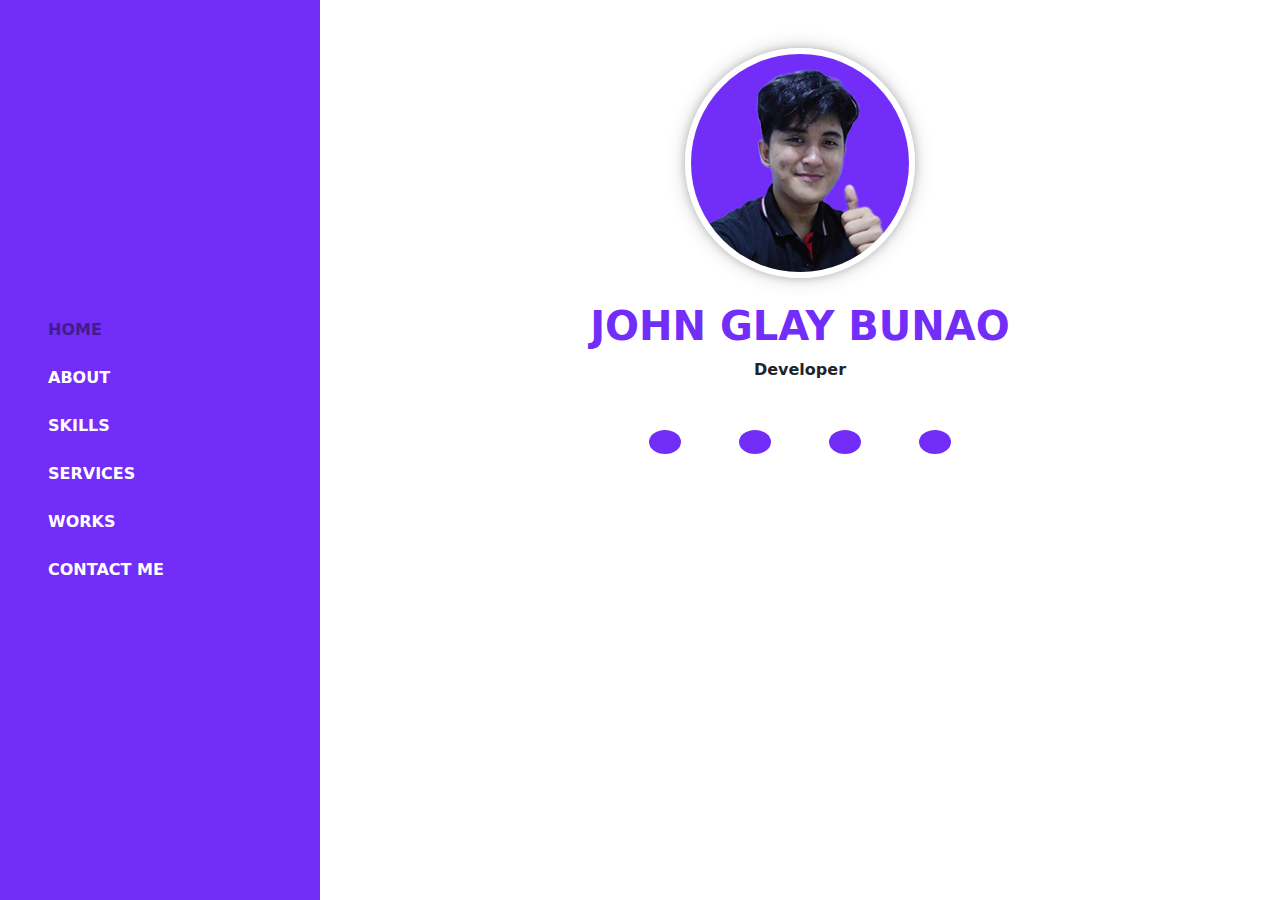
<file: index.html>
<!DOCTYPE html>
<html lang="en">
  <head>
    <!-- ---- Meta Tags ---- -->
    <meta charset="UTF-8" />
    <meta http-equiv="X-UA-Compatible" content="IE=edge" />
    <meta name="viewport" content="width=device-width, initial-scale=1.0" />

    <!-- ---- Bootstrap CSS ---- -->
    <link rel="stylesheet" href="css/bootstrap.min.css" />

    <!-- ---- Custom CSS ---- -->
    <link rel="stylesheet" href="css/style.css" />

    <!-- ---- Google Fonts ---- -->
    <link rel="preconnect" href="https://fonts.googleapis.com" />
    <link rel="preconnect" href="https://fonts.gstatic.com" crossorigin />
    <link
      href="https://fonts.googleapis.com/css2?family=Montserrat:wght@400;700;900&display=swap"
      rel="stylesheet"
    />

    <!-- ---- Font Awesome ---- -->
    <link
      rel="stylesheet"
      href="https://cdnjs.cloudflare.com/ajax/libs/font-awesome/6.1.1/css/all.min.css"
      integrity="sha512-KfkfwYDsLkIlwQp6LFnl8zNdLGxu9YAA1QvwINks4PhcElQSvqcyVLLD9aMhXd13uQjoXtEKNosOWaZqXgel0g=="
      crossorigin="anonymous"
      referrerpolicy="no-referrer"
    />

    <title>John Glay | Home</title>
    <link rel="icon" type="image/x-icon" href="/images/x-icon.jpg" />
  </head>
  <body>
    <!-- ---- Navigation ---- -->
    <nav>
      <div
        class="navigation p-0 m-0 position-fixed bg-white w-100 justify-content-between"
      >
        <div class="navbar p-4 d-lg-none">
          <button
            class="navbar-toggler p-0 border-0 ms-3"
            type="button"
            data-bs-toggle="offcanvas"
            href="#offcanvas"
          >
            <span class="navbar-toggler-icon"></span>
          </button>
          <!-- <a class="navbar-brand fs-5 fw-bolder p-0 me-3" href="index.html">John Glay</a> -->
        </div>
      </div>

      <div
        class="offcanvas offcanvas-start container-lg p-0 d-block w-75 text-white"
        tabindex="-1"
        id="offcanvas"
      >
        <div class="offcanvas-header p-4 justify-content-end">
          <button
            type="button"
            class="btn-close btn-close-white"
            data-bs-dismiss="offcanvas"
            aria-label="Close"
          ></button>
        </div>

        <div class="offcanvas-body">
          <ul class="navbar-nav p-4">
            <li class="nav-item mb-4">
              <a
                href="index.html"
                class="text-decoration-none fw-bolder d-block"
              >
                <span class="active">HOME</span>
              </a>
            </li>
            <li class="nav-item mb-4">
              <a
                href="about.html"
                class="text-decoration-none fw-bolder d-block"
              >
                ABOUT
              </a>
            </li>
            <li class="nav-item mb-4">
              <a
                href="skills.html"
                class="text-decoration-none fw-bolder d-block"
              >
                SKILLS
              </a>
            </li>
            <li class="nav-item mb-4">
              <a
                href="services.html"
                class="text-decoration-none fw-bolder d-block"
              >
                SERVICES
              </a>
            </li>
            <li class="nav-item mb-4">
              <a
                href="works.html"
                class="text-decoration-none fw-bolder d-block"
              >
                WORKS
              </a>
            </li>
            <li class="nav-item">
              <a
                href="contact.html"
                class="text-decoration-none fw-bolder d-block"
              >
                CONTACT ME
              </a>
            </li>
          </ul>
        </div>
      </div>

      <div
        class="oncanvas h-100 w-25 container-lg p-0 d-none d-lg-block d-print-block position-fixed"
      >
        <div class="d-flex align-items-center h-100 w-100 p-5">
          <ul class="navbar-nav flex-column">
            <li class="nav-item mb-4">
              <a
                href="index.html"
                class="text-decoration-none fw-bolder d-block"
              >
                <span class="active">HOME</span>
              </a>
            </li>
            <li class="nav-item mb-4">
              <a
                href="about.html"
                class="text-decoration-none fw-bolder d-block"
              >
                ABOUT
              </a>
            </li>
            <li class="nav-item mb-4">
              <a
                href="skills.html"
                class="text-decoration-none fw-bolder d-block"
              >
                SKILLS
              </a>
            </li>
            <li class="nav-item mb-4">
              <a
                href="services.html"
                class="text-decoration-none fw-bolder d-block"
              >
                SERVICES
              </a>
            </li>
            <li class="nav-item mb-4">
              <a
                href="works.html"
                class="text-decoration-none fw-bolder d-block"
              >
                WORKS
              </a>
            </li>
            <li class="nav-item">
              <a
                href="contact.html"
                class="text-decoration-none fw-bolder d-block"
              >
                CONTACT ME
              </a>
            </li>
          </ul>
        </div>
      </div>
    </nav>

    <!-- ---- Homepage ---- -->
    <section
      class="home col-12 col-lg-9 float-end p-5 mt-lg-0 d-flex justify-content-center align-items-center"
    >
      <div class="w-auto">
        <div class="profile-pic overflow-hidden rounded-circle">
          <img src="images/profile.jpg" alt="profile picture" />
        </div>

        <h1 class="name text-uppercase fw-bolder text-center mt-4 mb-2">
          John Glay Bunao
        </h1>
        <p class="text-center fs-6 fw-bold m-0">Developer</p>

        <div class="d-flex justify-content-evenly mt-5">
          <a href="#" class="logo text-white rounded-circle">
            <i class="p-3 fs-6 fa-brands fa-linkedin-in"></i>
          </a>
          <a href="#" class="logo text-white rounded-circle">
            <i class="p-3 fs-6 fa-brands fa-github"></i>
          </a>
          <a href="#" class="logo text-white rounded-circle">
            <i class="p-3 fs-6 fa-brands fa-instagram"></i>
          </a>
          <a href="#" class="logo text-white rounded-circle">
            <i class="p-3 fs-6 fa-brands fa-facebook"></i>
          </a>
        </div>

        <button
          type="button"
          class="btn text-white w-100 mt-5 pt-3 pb-3 fw-bold"
        >
          Download Resume
        </button>
      </div>
    </section>

    <!-- ---- Bootstrap JS ---- -->
    <script src="js/bootstrap.bundle.min.js"></script>
  </body>
</html>
</file>
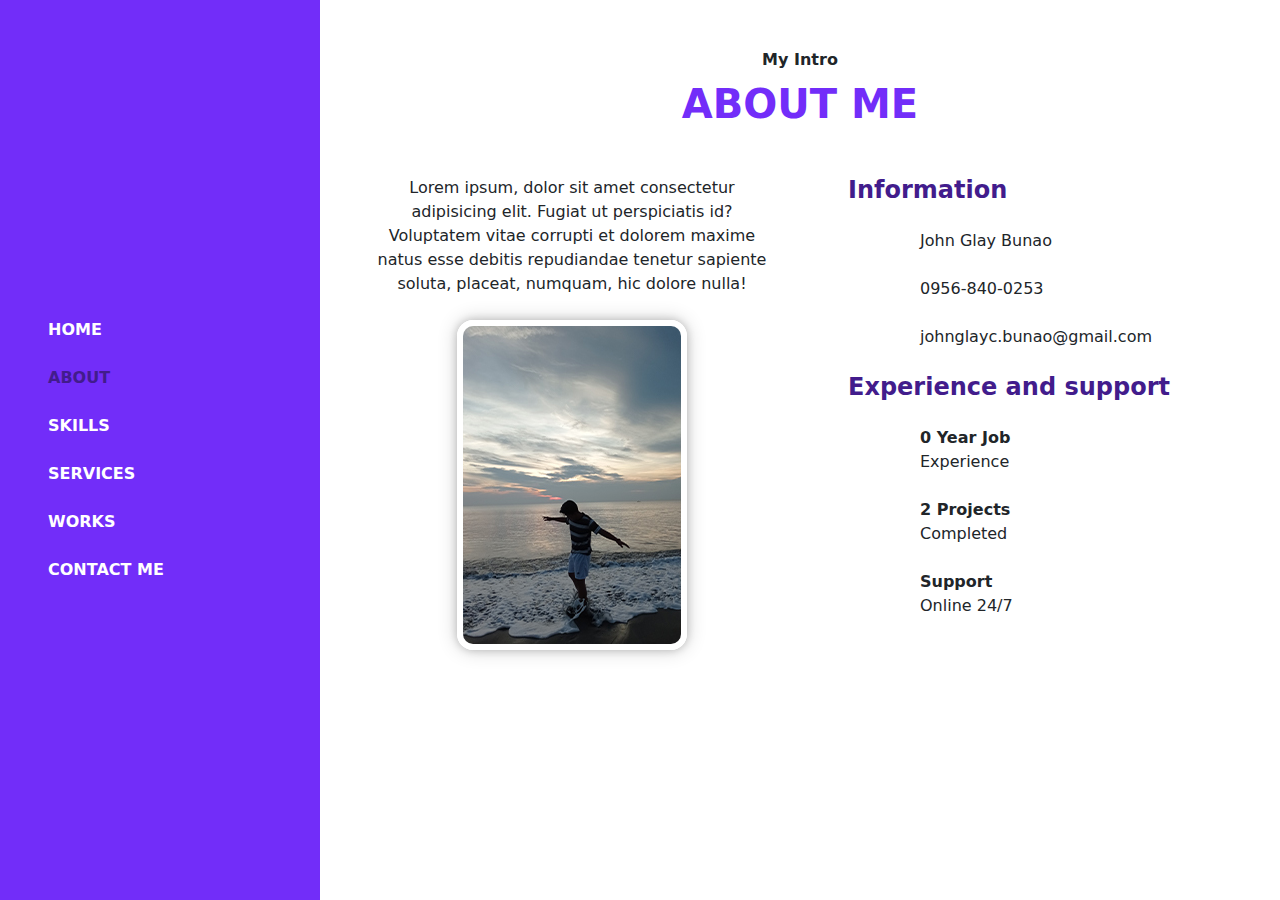
<file: about.html>
<!DOCTYPE html>
<html lang="en">
  <head>
    <!-- ---- Meta Tags ---- -->
    <meta charset="UTF-8" />
    <meta http-equiv="X-UA-Compatible" content="IE=edge" />
    <meta name="viewport" content="width=device-width, initial-scale=1.0" />

    <!-- ---- Bootstrap CSS ---- -->
    <link rel="stylesheet" href="css/bootstrap.min.css" />

    <!-- ---- Custom CSS ---- -->
    <link rel="stylesheet" href="css/style.css" />

    <!-- ---- Font Awesome ---- -->
    <link
      rel="stylesheet"
      href="https://cdnjs.cloudflare.com/ajax/libs/font-awesome/6.1.1/css/all.min.css"
      integrity="sha512-KfkfwYDsLkIlwQp6LFnl8zNdLGxu9YAA1QvwINks4PhcElQSvqcyVLLD9aMhXd13uQjoXtEKNosOWaZqXgel0g=="
      crossorigin="anonymous"
      referrerpolicy="no-referrer"
    />

    <title>John Glay | About</title>
    <link rel="icon" type="image/x-icon" href="/images/x-icon.jpg" />
  </head>
  <body>
    <!-- ---- Navigation ---- -->
    <nav>
      <div
        class="navigation p-0 m-0 position-fixed bg-white w-100 justify-content-between"
      >
        <div class="navbar p-4 d-lg-none">
          <button
            class="navbar-toggler p-0 border-0 ms-3"
            type="button"
            data-bs-toggle="offcanvas"
            href="#offcanvas"
          >
            <span class="navbar-toggler-icon"></span>
          </button>
          <a class="navbar-brand fs-5 fw-bolder p-0 me-3" href="index.html"
            >John Glay</a
          >
        </div>
      </div>

      <div
        class="offcanvas offcanvas-start container-lg p-0 d-block w-75 text-white"
        tabindex="-1"
        id="offcanvas"
      >
        <div class="offcanvas-header p-4 justify-content-end">
          <button
            type="button"
            class="btn-close btn-close-white"
            data-bs-dismiss="offcanvas"
            aria-label="Close"
          ></button>
        </div>

        <div class="offcanvas-body">
          <ul class="navbar-nav p-4">
            <li class="nav-item mb-4">
              <a
                href="index.html"
                class="text-decoration-none fw-bolder d-block"
              >
                HOME
              </a>
            </li>
            <li class="nav-item mb-4">
              <a
                href="about.html"
                class="text-decoration-none fw-bolder d-block"
              >
                <span class="active">ABOUT</span>
              </a>
            </li>
            <li class="nav-item mb-4">
              <a
                href="skills.html"
                class="text-decoration-none fw-bolder d-block"
              >
                SKILLS
              </a>
            </li>
            <li class="nav-item mb-4">
              <a
                href="services.html"
                class="text-decoration-none fw-bolder d-block"
              >
                SERVICES
              </a>
            </li>
            <li class="nav-item mb-4">
              <a
                href="works.html"
                class="text-decoration-none fw-bolder d-block"
              >
                WORKS
              </a>
            </li>
            <li class="nav-item">
              <a
                href="contact.html"
                class="text-decoration-none fw-bolder d-block"
              >
                CONTACT ME
              </a>
            </li>
          </ul>
        </div>
      </div>

      <div
        class="oncanvas h-100 w-25 container-lg p-0 d-none d-lg-block d-print-block position-fixed"
      >
        <div class="d-flex align-items-center h-100 w-100 p-5">
          <ul class="navbar-nav flex-column">
            <li class="nav-item mb-4">
              <a
                href="index.html"
                class="text-decoration-none fw-bolder d-block"
              >
                HOME
              </a>
            </li>
            <li class="nav-item mb-4">
              <a
                href="about.html"
                class="text-decoration-none fw-bolder d-block"
              >
                <span class="active">ABOUT</span>
              </a>
            </li>
            <li class="nav-item mb-4">
              <a
                href="skills.html"
                class="text-decoration-none fw-bolder d-block"
              >
                SKILLS
              </a>
            </li>
            <li class="nav-item mb-4">
              <a
                href="services.html"
                class="text-decoration-none fw-bolder d-block"
              >
                SERVICES
              </a>
            </li>
            <li class="nav-item mb-4">
              <a
                href="works.html"
                class="text-decoration-none fw-bolder d-block"
              >
                WORKS
              </a>
            </li>
            <li class="nav-item">
              <a
                href="contact.html"
                class="text-decoration-none fw-bolder d-block"
              >
                CONTACT ME
              </a>
            </li>
          </ul>
        </div>
      </div>
    </nav>

    <!-- ---- About Page ---- -->
    <section
      class="pages col-12 col-lg-9 float-end mt-lg-0 d-xxl-flex justify-content-center align-items-center"
    >
      <div class="w-100 p-5">
        <p class="text-center fs-6 fw-bold mb-2">My Intro</p>
        <h1 class="title text-uppercase fw-bolder text-center">About Me</h1>
        <div class="max-row row mx-xxl-auto gx-md-5 mt-5">
          <div class="col-md-6 m-0">
            <p class="text-center fs-6 mb-4">
              Lorem ipsum, dolor sit amet consectetur adipisicing elit. Fugiat
              ut perspiciatis id? Voluptatem vitae corrupti et dolorem maxime
              natus esse debitis repudiandae tenetur sapiente soluta, placeat,
              numquam, hic dolore nulla!
            </p>
            <div class="about-pic overflow-hidden rounded-4">
              <img src="images/about.jpg" alt="about picture" />
            </div>
          </div>
          <div class="col-md-6 pt-5 pt-md-0 m-0 ps-md-5">
            <h4 class="sub fw-bold m-0 w-auto">Information</h4>
            <div class="row gx-5 ps-4 pt-4 align-items-center">
              <div class="col-1">
                <i class="icon fs-5 fa-solid fa-user"></i>
              </div>
              <div class="col-10">
                <p class="m-0">John Glay Bunao</p>
              </div>
            </div>
            <div class="row gx-5 ps-4 pt-4 align-items-center">
              <div class="col-1">
                <i class="icon fs-5 fa-solid fa-phone"></i>
              </div>
              <div class="col-10">
                <p class="m-0">0956-840-0253</p>
              </div>
            </div>
            <div class="row gx-5 ps-4 pt-4 pb-4 align-items-center">
              <div class="col-1">
                <i class="icon fs-5 fa-solid fa-envelope"></i>
              </div>
              <div class="col-10">
                <p class="m-0">johnglayc.bunao@gmail.com</p>
              </div>
            </div>
            <h4 class="sub fw-bold m-0 w-auto">Experience and support</h4>
            <div class="row gx-5 ps-4 pt-4 align-items-center">
              <div class="col-1">
                <i class="icon fs-5 fa-solid fa-medal"></i>
              </div>
              <div class="col-10">
                <p class="m-0">
                  <span class="fw-semibold">0 Year Job</span><br />Experience
                </p>
              </div>
            </div>
            <div class="row gx-5 ps-4 pt-4 align-items-center">
              <div class="col-1">
                <i class="icon fs-5 fa-solid fa-briefcase"></i>
              </div>
              <div class="col-10">
                <p class="m-0">
                  <span class="fw-semibold">2 Projects</span><br />Completed
                </p>
              </div>
            </div>
            <div class="row gx-5 ps-4 pt-4 pb-md-0 align-items-center">
              <div class="col-1">
                <i class="icon fs-5 fa-solid fa-headset"></i>
              </div>
              <div class="col-10">
                <p class="m-0">
                  <span class="fw-semibold">Support</span><br />Online 24/7
                </p>
              </div>
            </div>
          </div>
        </div>
      </div>
    </section>

    <!-- ---- Bootstrap JS ---- -->
    <script src="js/bootstrap.bundle.min.js"></script>
  </body>
</html>
</file>
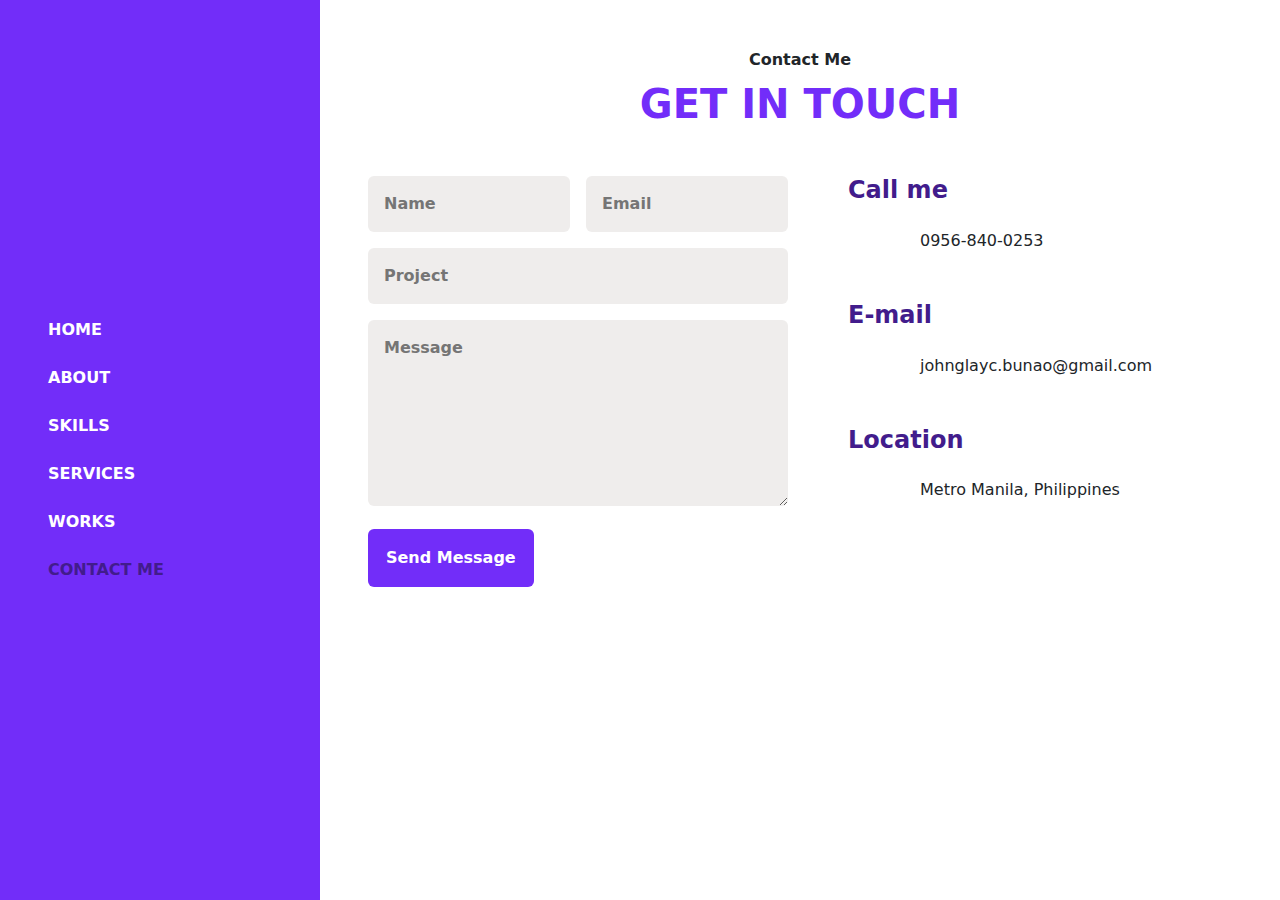
<file: contact.html>
<!DOCTYPE html>
<html lang="en">
  <head>
    <!-- ---- Meta Tags ---- -->
    <meta charset="UTF-8" />
    <meta http-equiv="X-UA-Compatible" content="IE=edge" />
    <meta name="viewport" content="width=device-width, initial-scale=1.0" />

    <!-- ---- Bootstrap CSS ---- -->
    <link rel="stylesheet" href="css/bootstrap.min.css" />

    <!-- ---- Custom CSS ---- -->
    <link rel="stylesheet" href="css/style.css" />

    <!-- ---- Font Awesome ---- -->
    <link
      rel="stylesheet"
      href="https://cdnjs.cloudflare.com/ajax/libs/font-awesome/6.1.1/css/all.min.css"
      integrity="sha512-KfkfwYDsLkIlwQp6LFnl8zNdLGxu9YAA1QvwINks4PhcElQSvqcyVLLD9aMhXd13uQjoXtEKNosOWaZqXgel0g=="
      crossorigin="anonymous"
      referrerpolicy="no-referrer"
    />

    <title>John Glay | Contact</title>
    <link rel="icon" type="image/x-icon" href="/images/x-icon.jpg" />
  </head>
  <body>
    <!-- ---- Navigation ---- -->
    <nav>
      <div
        class="navigation p-0 m-0 position-fixed bg-white w-100 justify-content-between"
      >
        <div class="navbar p-4 d-lg-none">
          <button
            class="navbar-toggler p-0 border-0 ms-3"
            type="button"
            data-bs-toggle="offcanvas"
            href="#offcanvas"
          >
            <span class="navbar-toggler-icon"></span>
          </button>
          <a class="navbar-brand fs-5 fw-bolder p-0 me-3" href="index.html"
            >John Glay</a
          >
        </div>
      </div>

      <div
        class="offcanvas offcanvas-start container-lg p-0 d-block w-75 text-white"
        tabindex="-1"
        id="offcanvas"
      >
        <div class="offcanvas-header p-4 justify-content-end">
          <button
            type="button"
            class="btn-close btn-close-white"
            data-bs-dismiss="offcanvas"
            aria-label="Close"
          ></button>
        </div>

        <div class="offcanvas-body">
          <ul class="navbar-nav p-4">
            <li class="nav-item mb-4">
              <a
                href="index.html"
                class="text-decoration-none fw-bolder d-block"
              >
                HOME
              </a>
            </li>
            <li class="nav-item mb-4">
              <a
                href="about.html"
                class="text-decoration-none fw-bolder d-block"
              >
                ABOUT
              </a>
            </li>
            <li class="nav-item mb-4">
              <a
                href="skills.html"
                class="text-decoration-none fw-bolder d-block"
              >
                SKILLS
              </a>
            </li>
            <li class="nav-item mb-4">
              <a
                href="services.html"
                class="text-decoration-none fw-bolder d-block"
              >
                SERVICES
              </a>
            </li>
            <li class="nav-item mb-4">
              <a
                href="works.html"
                class="text-decoration-none fw-bolder d-block"
              >
                WORKS
              </a>
            </li>
            <li class="nav-item">
              <a
                href="contact.html"
                class="text-decoration-none fw-bolder d-block"
              >
                <span class="active">CONTACT ME</span>
              </a>
            </li>
          </ul>
        </div>
      </div>

      <div
        class="oncanvas h-100 w-25 container-lg p-0 d-none d-lg-block d-print-block position-fixed"
      >
        <div class="d-flex align-items-center h-100 w-100 p-5">
          <ul class="navbar-nav flex-column">
            <li class="nav-item mb-4">
              <a
                href="index.html"
                class="text-decoration-none fw-bolder d-block"
              >
                HOME
              </a>
            </li>
            <li class="nav-item mb-4">
              <a
                href="about.html"
                class="text-decoration-none fw-bolder d-block"
              >
                ABOUT
              </a>
            </li>
            <li class="nav-item mb-4">
              <a
                href="skills.html"
                class="text-decoration-none fw-bolder d-block"
              >
                SKILLS
              </a>
            </li>
            <li class="nav-item mb-4">
              <a
                href="services.html"
                class="text-decoration-none fw-bolder d-block"
              >
                SERVICES
              </a>
            </li>
            <li class="nav-item mb-4">
              <a
                href="works.html"
                class="text-decoration-none fw-bolder d-block"
              >
                WORKS
              </a>
            </li>
            <li class="nav-item">
              <a
                href="contact.html"
                class="text-decoration-none fw-bolder d-block"
              >
                <span class="active">CONTACT ME</span>
              </a>
            </li>
          </ul>
        </div>
      </div>
    </nav>

    <!-- ---- Contact Page ---- -->
    <section class="pages col-12 col-lg-9 float-end mt-lg-0 d-xxl-flex justify-content-center align-items-center">
      <div class="w-100 p-5">
        <p class="text-center fs-6 fw-bold mb-2">Contact Me</p>
        <h1 class="title text-uppercase fw-bolder text-center">Get In Touch</h1>
        <div class="max-row mx-xxl-auto row mt-5">
          <div class="col-md-6">
            <div class="row g-3">
              <div class="col-md-6">
                <input
                  type="text"
                  placeholder="Name"
                  class="contact-form m-0 w-100 border-0 p-3 rounded-2 fw-semibold"
                />
              </div>
              <div class="col-md-6">
                <input
                  type="email"
                  placeholder="Email"
                  class="contact-form m-0 w-100 border-0 p-3 rounded-2 fw-semibold"
                />
              </div>
              <div class="col-md-12">
                <input
                  type="text"
                  placeholder="Project"
                  class="contact-form m-0 w-100 border-0 p-3 rounded-2 fw-semibold"
                />
              </div>
              <div class="col-md-12">
                <textarea
                  name="Message"
                  placeholder="Message"
                  class="contact-form m-0 w-100 border-0 p-3 rounded-2 fw-semibold message"
                ></textarea>
              </div>
              <div class="col-md-5">
                <button
                  type="button"
                  class="btn btn-contact text-white w-100 p-3 m-0 fw-semibold text-center"
                >
                  Send Message
                </button>
              </div>
            </div>
          </div>
          <div class="col-md-6 pt-5 pt-md-0 m-0 ps-md-5 mb-5">
            <h4 class="sub fw-bold m-0 w-auto">Call me</h4>
            <div class="row gx-5 ps-4 pt-4 pb-4 pb-md-5 align-items-center">
              <div class="col-1">
                <i class="icon fs-5 fa-solid fa-phone"></i>
              </div>
              <div class="col-10">
                <p class="m-0">0956-840-0253</p>
              </div>
            </div>
            <h4 class="sub fw-bold m-0 w-auto">E-mail</h4>
            <div class="row gx-5 ps-4 pt-4 pb-4 pb-md-5 align-items-center">
              <div class="col-1">
                <i class="icon fs-5 fa-solid fa-envelope"></i>
              </div>
              <div class="col-10">
                <p class="m-0">johnglayc.bunao@gmail.com</p>
              </div>
            </div>
            <h4 class="sub fw-bold m-0 w-auto">Location</h4>
            <div class="row gx-5 ps-4 pt-4 align-items-center">
              <div class="col-1">
                <i class="icon fs-5 fa-solid fa-location-dot"></i>
              </div>
              <div class="col-10">
                <p class="m-0">Metro Manila, Philippines</p>
              </div>
            </div>
          </div>
        </div>
      </div>
    </section>

    <!-- ---- Bootstrap JS ---- -->
    <script src="js/bootstrap.bundle.min.js"></script>
  </body>
</html>
</file>
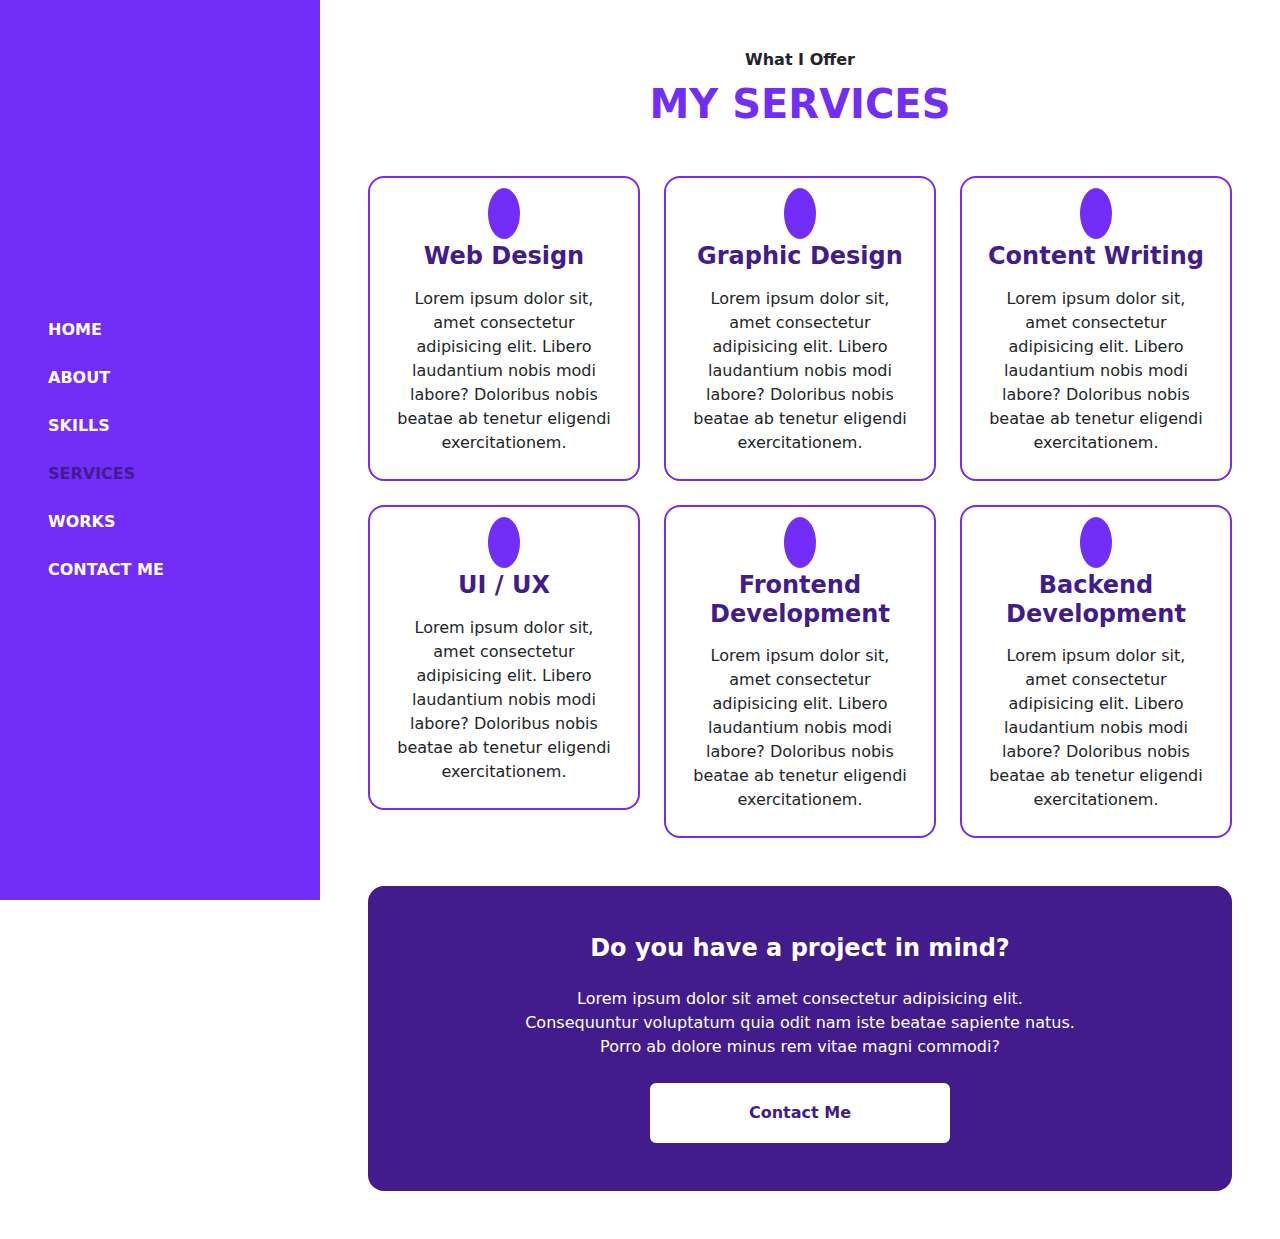
<file: services.html>
<!DOCTYPE html>
<html lang="en">
  <head>
    <!-- ---- Meta Tags ---- -->
    <meta charset="UTF-8" />
    <meta http-equiv="X-UA-Compatible" content="IE=edge" />
    <meta name="viewport" content="width=device-width, initial-scale=1.0" />

    <!-- ---- Bootstrap CSS ---- -->
    <link rel="stylesheet" href="css/bootstrap.min.css" />

    <!-- ---- Custom CSS ---- -->
    <link rel="stylesheet" href="css/style.css" />

    <!-- ---- Font Awesome ---- -->
    <link
      rel="stylesheet"
      href="https://cdnjs.cloudflare.com/ajax/libs/font-awesome/6.1.1/css/all.min.css"
      integrity="sha512-KfkfwYDsLkIlwQp6LFnl8zNdLGxu9YAA1QvwINks4PhcElQSvqcyVLLD9aMhXd13uQjoXtEKNosOWaZqXgel0g=="
      crossorigin="anonymous"
      referrerpolicy="no-referrer"
    />

    <title>John Glay | Services</title>
    <link rel="icon" type="image/x-icon" href="/images/x-icon.jpg" />
  </head>
  <body>
    <!-- ---- Navigation ---- -->
    <nav>
      <div
        class="navigation p-0 m-0 position-fixed bg-white w-100 justify-content-between"
      >
        <div class="navbar p-4 d-lg-none">
          <button
            class="navbar-toggler p-0 border-0 ms-3"
            type="button"
            data-bs-toggle="offcanvas"
            href="#offcanvas"
          >
            <span class="navbar-toggler-icon"></span>
          </button>
          <a class="navbar-brand fs-5 fw-bolder p-0 me-3" href="index.html"
            >John Glay</a
          >
        </div>
      </div>

      <div
        class="offcanvas offcanvas-start container-lg p-0 d-block w-75 text-white"
        tabindex="-1"
        id="offcanvas"
      >
        <div class="offcanvas-header p-4 justify-content-end">
          <button
            type="button"
            class="btn-close btn-close-white"
            data-bs-dismiss="offcanvas"
            aria-label="Close"
          ></button>
        </div>

        <div class="offcanvas-body">
          <ul class="navbar-nav p-4">
            <li class="nav-item mb-4">
              <a
                href="index.html"
                class="text-decoration-none fw-bolder d-block"
              >
                HOME
              </a>
            </li>
            <li class="nav-item mb-4">
              <a
                href="about.html"
                class="text-decoration-none fw-bolder d-block"
              >
                ABOUT
              </a>
            </li>
            <li class="nav-item mb-4">
              <a
                href="skills.html"
                class="text-decoration-none fw-bolder d-block"
              >
                SKILLS
              </a>
            </li>
            <li class="nav-item mb-4">
              <a
                href="services.html"
                class="text-decoration-none fw-bolder d-block"
              >
                <span class="active">SERVICES</span>
              </a>
            </li>
            <li class="nav-item mb-4">
              <a
                href="works.html"
                class="text-decoration-none fw-bolder d-block"
              >
                WORKS
              </a>
            </li>
            <li class="nav-item">
              <a
                href="contact.html"
                class="text-decoration-none fw-bolder d-block"
              >
                CONTACT ME
              </a>
            </li>
          </ul>
        </div>
      </div>

      <div
        class="oncanvas h-100 w-25 container-lg p-0 d-none d-lg-block d-print-block position-fixed"
      >
        <div class="d-flex align-items-center h-100 w-100 p-5">
          <ul class="navbar-nav flex-column">
            <li class="nav-item mb-4">
              <a
                href="index.html"
                class="text-decoration-none fw-bolder d-block"
              >
                HOME
              </a>
            </li>
            <li class="nav-item mb-4">
              <a
                href="about.html"
                class="text-decoration-none fw-bolder d-block"
              >
                ABOUT
              </a>
            </li>
            <li class="nav-item mb-4">
              <a
                href="skills.html"
                class="text-decoration-none fw-bolder d-block"
              >
                SKILLS
              </a>
            </li>
            <li class="nav-item mb-4">
              <a
                href="services.html"
                class="text-decoration-none fw-bolder d-block"
              >
                <span class="active">SERVICES</span>
              </a>
            </li>
            <li class="nav-item mb-4">
              <a
                href="works.html"
                class="text-decoration-none fw-bolder d-block"
              >
                WORKS
              </a>
            </li>
            <li class="nav-item">
              <a
                href="contact.html"
                class="text-decoration-none fw-bolder d-block"
              >
                CONTACT ME
              </a>
            </li>
          </ul>
        </div>
      </div>
    </nav>

    <!-- ---- Services Page ---- -->
    <section class="pages col-12 col-lg-9 float-end mt-lg-0">
      <div class="w-100 p-5">
        <p class="text-center fs-6 fw-bold mb-2">What I Offer</p>
        <h1 class="title text-uppercase fw-bolder text-center">My Services</h1>
        <div class="max-row mx-xxl-auto row g-4 mt-4">
          <div class="col-md-6 col-lg-4">
            <div class="services-content text-center rounded-4 p-4">
              <i class="logo rounded-circle p-3 fs-6 fa-solid fa-code"></i>
              <h4 class="sub fw-bold mt-3 mb-3 w-auto">Web Design</h4>
              <p class="m-0">
                Lorem ipsum dolor sit, amet consectetur adipisicing elit. Libero
                laudantium nobis modi labore? Doloribus nobis beatae ab tenetur
                eligendi exercitationem.
              </p>
            </div>
          </div>
          <div class="col-md-6 col-lg-4">
            <div class="services-content text-center rounded-4 p-4">
              <i class="logo rounded-circle p-3 fs-6 fa-solid fa-pen-nib"></i>
              <h4 class="sub fw-bold mt-3 mb-3 w-auto">Graphic Design</h4>
              <p class="m-0">
                Lorem ipsum dolor sit, amet consectetur adipisicing elit. Libero
                laudantium nobis modi labore? Doloribus nobis beatae ab tenetur
                eligendi exercitationem.
              </p>
            </div>
          </div>
          <div class="col-md-6 col-lg-4">
            <div class="services-content text-center rounded-4 p-4">
              <i class="logo rounded-circle p-3 fs-6 fa-solid fa-pencil"></i>
              <h4 class="sub fw-bold mt-3 mb-3 w-auto">Content Writing</h4>
              <p class="m-0">
                Lorem ipsum dolor sit, amet consectetur adipisicing elit. Libero
                laudantium nobis modi labore? Doloribus nobis beatae ab tenetur
                eligendi exercitationem.
              </p>
            </div>
          </div>
          <div class="col-md-6 col-lg-4">
            <div class="services-content text-center rounded-4 p-4">
              <i class="logo rounded-circle p-3 fs-6 fa-solid fa-brush"></i>
              <h4 class="sub fw-bold mt-3 mb-3 w-auto">UI / UX</h4>
              <p class="m-0">
                Lorem ipsum dolor sit, amet consectetur adipisicing elit. Libero
                laudantium nobis modi labore? Doloribus nobis beatae ab tenetur
                eligendi exercitationem.
              </p>
            </div>
          </div>
          <div class="col-md-6 col-lg-4">
            <div class="services-content text-center rounded-4 p-4">
              <i class="logo rounded-circle p-3 fs-6 fa-solid fa-desktop"></i>
              <h4 class="sub fw-bold mt-3 mb-3 w-auto">Frontend Development</h4>
              <p class="m-0">
                Lorem ipsum dolor sit, amet consectetur adipisicing elit. Libero
                laudantium nobis modi labore? Doloribus nobis beatae ab tenetur
                eligendi exercitationem.
              </p>
            </div>
          </div>
          <div class="col-md-6 col-lg-4">
            <div class="services-content text-center rounded-4 p-4">
              <i class="logo rounded-circle p-3 fs-6 fa-solid fa-database"></i>
              <h4 class="sub fw-bold mt-3 mb-3 w-auto">Backend Development</h4>
              <p class="m-0">
                Lorem ipsum dolor sit, amet consectetur adipisicing elit. Libero
                laudantium nobis modi labore? Doloribus nobis beatae ab tenetur
                eligendi exercitationem.
              </p>
            </div>
          </div>
          <div class="col-12 mt-5">
            <div class="under text-center rounded-4 p-5">
              <h4 class="under-sub fw-bold w-auto">
                Do you have a project in mind?
              </h4>
              <p class="under-p mt-4 mb-4 mx-auto">
                Lorem ipsum dolor sit amet consectetur adipisicing elit.
                Consequuntur voluptatum quia odit nam iste beatae sapiente
                natus. Porro ab dolore minus rem vitae magni commodi?
              </p>
              <a
                href="contact.html"
                type="button"
                class="btn btn-under w-100 pt-3 pb-3 fw-bold"
              >
                Contact Me
              </a>
            </div>
          </div>
        </div>
      </div>
    </section>

    <!-- ---- Bootstrap JS ---- -->
    <script src="js/bootstrap.bundle.min.js"></script>
  </body>
</html>
</file>
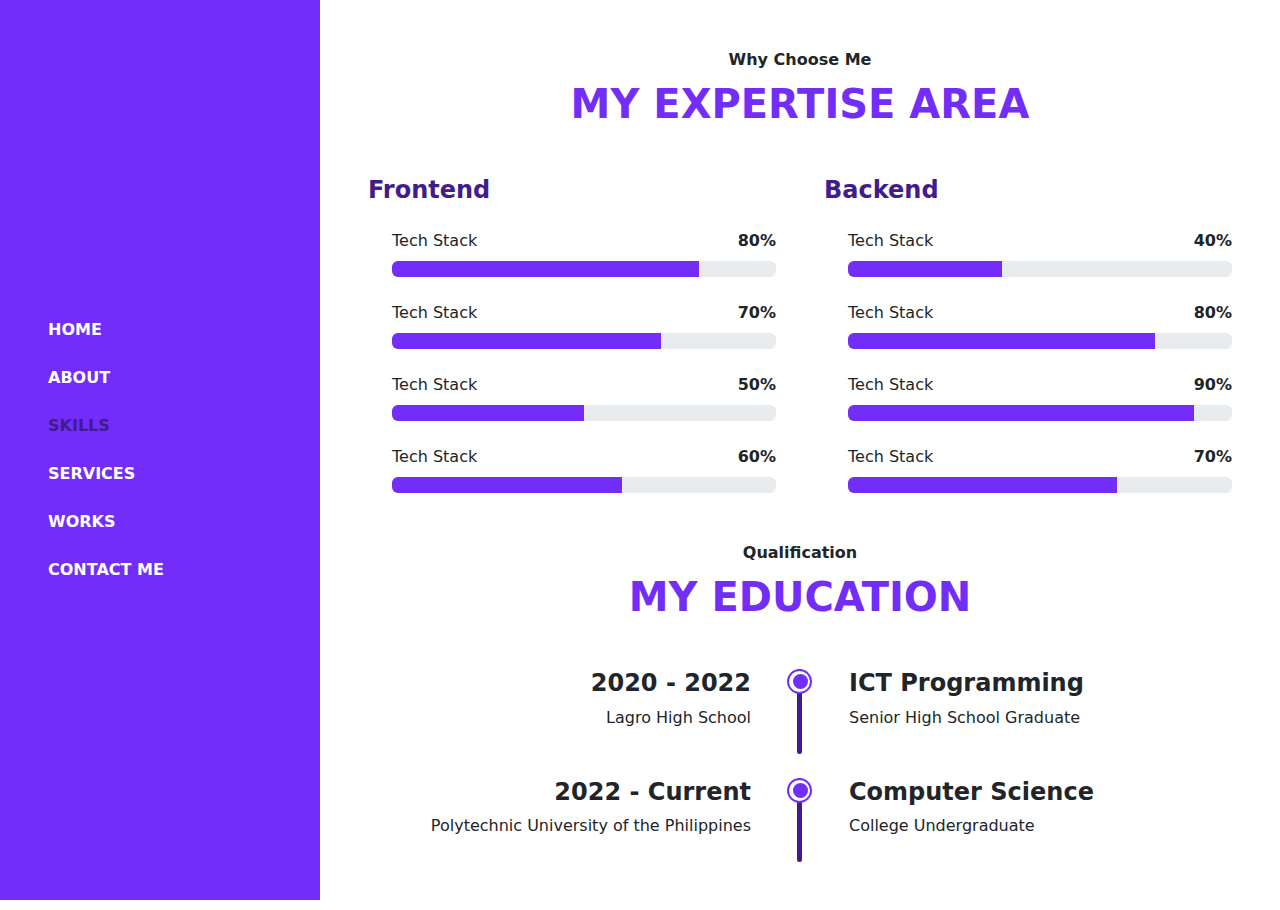
<file: skills.html>
<!DOCTYPE html>
<html lang="en">
  <head>
    <!-- ---- Meta Tags ---- -->
    <meta charset="UTF-8" />
    <meta http-equiv="X-UA-Compatible" content="IE=edge" />
    <meta name="viewport" content="width=device-width, initial-scale=1.0" />

    <!-- ---- Bootstrap CSS ---- -->
    <link rel="stylesheet" href="css/bootstrap.min.css" />

    <!-- ---- Custom CSS ---- -->
    <link rel="stylesheet" href="css/style.css" />

    <!-- ---- Font Awesome ---- -->
    <link
      rel="stylesheet"
      href="https://cdnjs.cloudflare.com/ajax/libs/font-awesome/6.1.1/css/all.min.css"
      integrity="sha512-KfkfwYDsLkIlwQp6LFnl8zNdLGxu9YAA1QvwINks4PhcElQSvqcyVLLD9aMhXd13uQjoXtEKNosOWaZqXgel0g=="
      crossorigin="anonymous"
      referrerpolicy="no-referrer"
    />

    <title>John Glay | Skills</title>
    <link rel="icon" type="image/x-icon" href="/images/x-icon.jpg" />
  </head>
  <body>
    <!-- ---- Navigation ---- -->
    <nav>
      <div
        class="navigation p-0 m-0 position-fixed bg-white w-100 justify-content-between"
      >
        <div class="navbar p-4 d-lg-none">
          <button
            class="navbar-toggler p-0 border-0 ms-3"
            type="button"
            data-bs-toggle="offcanvas"
            href="#offcanvas"
          >
            <span class="navbar-toggler-icon"></span>
          </button>
          <a class="navbar-brand fs-5 fw-bolder p-0 me-3" href="index.html"
            >John Glay</a
          >
        </div>
      </div>

      <div
        class="offcanvas offcanvas-start container-lg p-0 d-block w-75 text-white"
        tabindex="-1"
        id="offcanvas"
      >
        <div class="offcanvas-header p-4 justify-content-end">
          <button
            type="button"
            class="btn-close btn-close-white"
            data-bs-dismiss="offcanvas"
            aria-label="Close"
          ></button>
        </div>

        <div class="offcanvas-body">
          <ul class="navbar-nav p-4">
            <li class="nav-item mb-4">
              <a
                href="index.html"
                class="text-decoration-none fw-bolder d-block"
              >
                HOME
              </a>
            </li>
            <li class="nav-item mb-4">
              <a
                href="about.html"
                class="text-decoration-none fw-bolder d-block"
              >
                ABOUT
              </a>
            </li>
            <li class="nav-item mb-4">
              <a
                href="skills.html"
                class="text-decoration-none fw-bolder d-block"
              >
                <span class="active">SKILLS</span>
              </a>
            </li>
            <li class="nav-item mb-4">
              <a
                href="services.html"
                class="text-decoration-none fw-bolder d-block"
              >
                SERVICES
              </a>
            </li>
            <li class="nav-item mb-4">
              <a
                href="works.html"
                class="text-decoration-none fw-bolder d-block"
              >
                WORKS
              </a>
            </li>
            <li class="nav-item">
              <a
                href="contact.html"
                class="text-decoration-none fw-bolder d-block"
              >
                CONTACT ME
              </a>
            </li>
          </ul>
        </div>
      </div>

      <div
        class="oncanvas h-100 w-25 container-lg p-0 d-none d-lg-block d-print-block position-fixed"
      >
        <div class="d-flex align-items-center h-100 w-100 p-5">
          <ul class="navbar-nav flex-column">
            <li class="nav-item mb-4">
              <a
                href="index.html"
                class="text-decoration-none fw-bolder d-block"
              >
                HOME
              </a>
            </li>
            <li class="nav-item mb-4">
              <a
                href="about.html"
                class="text-decoration-none fw-bolder d-block"
              >
                ABOUT
              </a>
            </li>
            <li class="nav-item mb-4">
              <a
                href="skills.html"
                class="text-decoration-none fw-bolder d-block"
              >
                <span class="active">SKILLS</span>
              </a>
            </li>
            <li class="nav-item mb-4">
              <a
                href="services.html"
                class="text-decoration-none fw-bolder d-block"
              >
                SERVICES
              </a>
            </li>
            <li class="nav-item mb-4">
              <a
                href="works.html"
                class="text-decoration-none fw-bolder d-block"
              >
                WORKS
              </a>
            </li>
            <li class="nav-item">
              <a
                href="contact.html"
                class="text-decoration-none fw-bolder d-block"
              >
                CONTACT ME
              </a>
            </li>
          </ul>
        </div>
      </div>
    </nav>

    <!-- ---- Skills Page ---- -->
    <section class="pages col-12 col-lg-9 float-end mt-lg-0">
      <div class="w-100 p-5">
        <p class="text-center fs-6 fw-bold mb-2">Why Choose Me</p>
        <h1 class="title text-uppercase fw-bolder text-center">
          My Expertise Area
        </h1>
        <div class="max-row mx-xxl-auto row gx-5 mt-5 mb-5">
          <div class="col-md-6 m-0">
            <h4 class="sub fw-bold m-0 w-auto">Frontend</h4>
            <div class="pt-3 pt-lg-4 ps-md-4">
              <div class="d-flex justify-content-between">
                <p class="m-0 text-capitalize">Tech stack</p>
                <p class="m-0 fw-semibold">80%</p>
              </div>
              <div class="progress mt-2">
                <div class="progress-bar" style="width: 80%"></div>
              </div>
            </div>
            <div class="pt-3 pt-lg-4 ps-md-4">
              <div class="d-flex justify-content-between">
                <p class="m-0 text-capitalize">Tech stack</p>
                <p class="m-0 fw-semibold">70%</p>
              </div>
              <div class="progress mt-2">
                <div class="progress-bar" style="width: 70%"></div>
              </div>
            </div>
            <div class="pt-3 pt-lg-4 ps-md-4">
              <div class="d-flex justify-content-between">
                <p class="m-0 text-capitalize">Tech stack</p>
                <p class="m-0 fw-semibold">50%</p>
              </div>
              <div class="progress mt-2">
                <div class="progress-bar" style="width: 50%"></div>
              </div>
            </div>
            <div class="pt-3 pt-lg-4 ps-md-4">
              <div class="d-flex justify-content-between">
                <p class="m-0 text-capitalize">Tech stack</p>
                <p class="m-0 fw-semibold">60%</p>
              </div>
              <div class="progress mt-2">
                <div class="progress-bar" style="width: 60%"></div>
              </div>
            </div>
          </div>
          <div class="col-md-6 mt-5 mt-md-0">
            <h4 class="sub fw-bold m-0 w-auto">Backend</h4>
            <div class="pt-3 pt-lg-4 ps-md-4">
              <div class="d-flex justify-content-between">
                <p class="m-0 text-capitalize">Tech stack</p>
                <p class="m-0 fw-semibold">40%</p>
              </div>
              <div class="progress mt-2">
                <div class="progress-bar" style="width: 40%"></div>
              </div>
            </div>
            <div class="pt-3 pt-lg-4 ps-md-4">
              <div class="d-flex justify-content-between">
                <p class="m-0 text-capitalize">Tech stack</p>
                <p class="m-0 fw-semibold">80%</p>
              </div>
              <div class="progress mt-2">
                <div class="progress-bar" style="width: 80%"></div>
              </div>
            </div>
            <div class="pt-3 pt-lg-4 ps-md-4">
              <div class="d-flex justify-content-between">
                <p class="m-0 text-capitalize">Tech stack</p>
                <p class="m-0 fw-semibold">90%</p>
              </div>
              <div class="progress mt-2">
                <div class="progress-bar" style="width: 90%"></div>
              </div>
            </div>
            <div class="pt-3 pt-lg-4 ps-md-4">
              <div class="d-flex justify-content-between">
                <p class="m-0 text-capitalize">Tech stack</p>
                <p class="m-0 fw-semibold">70%</p>
              </div>
              <div class="progress mt-2">
                <div class="progress-bar" style="width: 70%"></div>
              </div>
            </div>
          </div>
        </div>
        <p class="text-center fs-6 fw-bold mb-2">Qualification</p>
        <h1 class="title text-uppercase fw-bolder text-center">My Education</h1>
        <div class="row mt-5 justify-content-center">
          <div class="col-5 text-end">
            <h4 class="d-md-none fs-6 fw-bold mb-2 w-100">2020 - 2022</h4>
            <h4 class="d-none d-md-block d-print-block fw-bold mb-2 w-100">
              2020 - 2022
            </h4>
            <p class="mb-4">Lagro High School</p>
          </div>
          <div class="col-1 d-flex justify-content-center">
            <div class="line rounded h-auto">
              <div
                class="circle-border position-relative rounded-circle bg-white"
              >
                <div class="circle position-absolute rounded-circle"></div>
              </div>
            </div>
          </div>
          <div class="col-5">
            <h4 class="d-md-none fs-6 fw-bold mb-2 w-100">ICT Programming</h4>
            <h4 class="d-none d-md-block d-print-block fw-bold mb-2 w-100">
              ICT Programming
            </h4>
            <p class="mb-4">Senior High School Graduate</p>
          </div>
        </div>
        <div class="row mt-4 justify-content-center">
          <div class="col-5 text-end">
            <h4 class="d-md-none fs-6 fw-bold mb-2 w-100">2022 - Current</h4>
            <h4 class="d-none d-md-block d-print-block fw-bold mb-2 w-100">
              2022 - Current
            </h4>
            <p class="mb-4">Polytechnic University of the Philippines</p>
          </div>
          <div class="col-1 d-flex justify-content-center">
            <div class="line rounded h-auto">
              <div
                class="circle-border position-relative rounded-circle bg-white"
              >
                <div class="circle position-absolute rounded-circle"></div>
              </div>
            </div>
          </div>
          <div class="col-5">
            <h4 class="d-md-none fs-6 fw-bold mb-2 w-100">Computer Science</h4>
            <h4 class="d-none d-md-block d-print-block fw-bold mb-2 w-100">
              Computer Science
            </h4>
            <p class="mb-4">College Undergraduate</p>
          </div>
        </div>
      </div>
    </section>

    <!-- ---- Bootstrap JS ---- -->
    <script src="js/bootstrap.bundle.min.js"></script>
  </body>
</html>
</file>
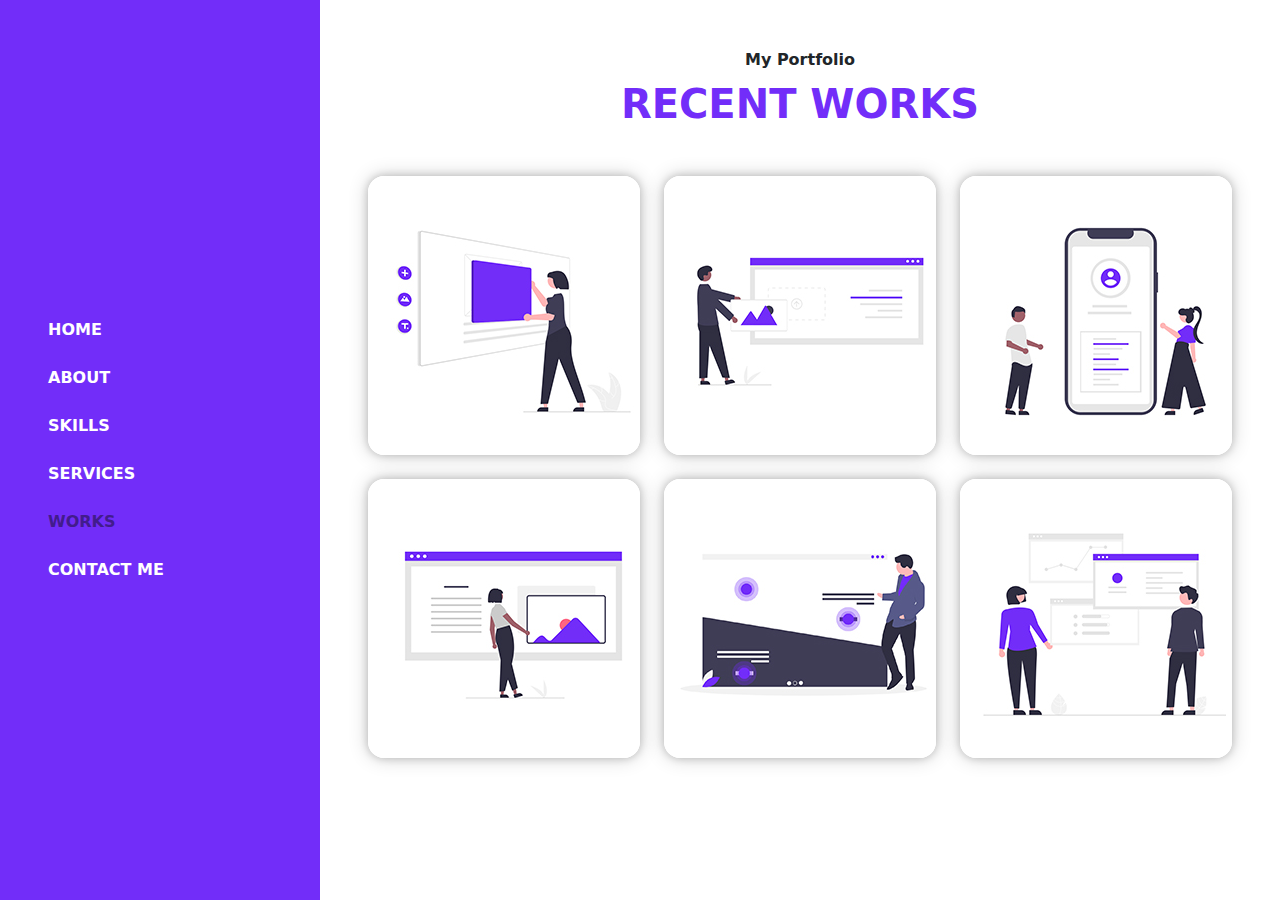
<file: works.html>
<!DOCTYPE html>
<html lang="en">
  <head>
    <!-- ---- Meta Tags ---- -->
    <meta charset="UTF-8" />
    <meta http-equiv="X-UA-Compatible" content="IE=edge" />
    <meta name="viewport" content="width=device-width, initial-scale=1.0" />

    <!-- ---- Bootstrap CSS ---- -->
    <link rel="stylesheet" href="css/bootstrap.min.css" />

    <!-- ---- Custom CSS ---- -->
    <link rel="stylesheet" href="css/style.css" />

    <!-- ---- Font Awesome ---- -->
    <link
      rel="stylesheet"
      href="https://cdnjs.cloudflare.com/ajax/libs/font-awesome/6.1.1/css/all.min.css"
      integrity="sha512-KfkfwYDsLkIlwQp6LFnl8zNdLGxu9YAA1QvwINks4PhcElQSvqcyVLLD9aMhXd13uQjoXtEKNosOWaZqXgel0g=="
      crossorigin="anonymous"
      referrerpolicy="no-referrer"
    />

    <title>John Glay | Works</title>
    <link rel="icon" type="image/x-icon" href="/images/x-icon.jpg" />
  </head>
  <body>
    <!-- ---- Navigation ---- -->
    <nav>
      <div
        class="navigation p-0 m-0 position-fixed bg-white w-100 justify-content-between"
      >
        <div class="navbar p-4 d-lg-none">
          <button
            class="navbar-toggler p-0 border-0 ms-3"
            type="button"
            data-bs-toggle="offcanvas"
            href="#offcanvas"
          >
            <span class="navbar-toggler-icon"></span>
          </button>
          <a class="navbar-brand fs-5 fw-bolder p-0 me-3" href="index.html"
            >John Glay</a
          >
        </div>
      </div>

      <div
        class="offcanvas offcanvas-start container-lg p-0 d-block w-75 text-white"
        tabindex="-1"
        id="offcanvas"
      >
        <div class="offcanvas-header p-4 justify-content-end">
          <button
            type="button"
            class="btn-close btn-close-white"
            data-bs-dismiss="offcanvas"
            aria-label="Close"
          ></button>
        </div>

        <div class="offcanvas-body">
          <ul class="navbar-nav p-4">
            <li class="nav-item mb-4">
              <a
                href="index.html"
                class="text-decoration-none fw-bolder d-block"
              >
                HOME
              </a>
            </li>
            <li class="nav-item mb-4">
              <a
                href="about.html"
                class="text-decoration-none fw-bolder d-block"
              >
                ABOUT
              </a>
            </li>
            <li class="nav-item mb-4">
              <a
                href="skills.html"
                class="text-decoration-none fw-bolder d-block"
              >
                SKILLS
              </a>
            </li>
            <li class="nav-item mb-4">
              <a
                href="services.html"
                class="text-decoration-none fw-bolder d-block"
              >
                SERVICES
              </a>
            </li>
            <li class="nav-item mb-4">
              <a
                href="works.html"
                class="text-decoration-none fw-bolder d-block"
              >
                <span class="active">WORKS</span>
              </a>
            </li>
            <li class="nav-item">
              <a
                href="contact.html"
                class="text-decoration-none fw-bolder d-block"
              >
                CONTACT ME
              </a>
            </li>
          </ul>
        </div>
      </div>

      <div
        class="oncanvas h-100 w-25 container-lg p-0 d-none d-lg-block d-print-block position-fixed"
      >
        <div class="d-flex align-items-center h-100 w-100 p-5">
          <ul class="navbar-nav flex-column">
            <li class="nav-item mb-4">
              <a
                href="index.html"
                class="text-decoration-none fw-bolder d-block"
              >
                HOME
              </a>
            </li>
            <li class="nav-item mb-4">
              <a
                href="about.html"
                class="text-decoration-none fw-bolder d-block"
              >
                ABOUT
              </a>
            </li>
            <li class="nav-item mb-4">
              <a
                href="skills.html"
                class="text-decoration-none fw-bolder d-block"
              >
                SKILLS
              </a>
            </li>
            <li class="nav-item mb-4">
              <a
                href="services.html"
                class="text-decoration-none fw-bolder d-block"
              >
                SERVICES
              </a>
            </li>
            <li class="nav-item mb-4">
              <a
                href="works.html"
                class="text-decoration-none fw-bolder d-block"
              >
                <span class="active">WORKS</span>
              </a>
            </li>
            <li class="nav-item">
              <a
                href="contact.html"
                class="text-decoration-none fw-bolder d-block"
              >
                CONTACT ME
              </a>
            </li>
          </ul>
        </div>
      </div>
    </nav>

    <!-- ---- Works Page ---- -->
    <section class="pages col-12 col-lg-9 float-end mt-lg-0">
      <div class="w-100 p-5">
        <p class="text-center fs-6 fw-bold mb-2">My Portfolio</p>
        <h1 class="title text-uppercase fw-bolder text-center">Recent Works</h1>
        <div class="max-row mx-xxl-auto row g-4 mt-4">
          <div class="col-md-6 col-lg-4">
            <div class="works-pic overflow-hidden rounded-4 position-relative">
              <img src="images/works_1.jpg" alt="work #1" />
              <div
                class="works-data position-absolute w-100 h-100 d-flex justify-content-center align-items-center flex-column"
              >
                <a href="#" class="bg-white rounded-circle">
                  <i class="work-logo p-3 fs-6 fa-solid fa-link"></i>
                </a>
                <h4 class="text-white fw-bold mt-2 w-auto">Work 1</h4>
              </div>
            </div>
          </div>
          <div class="col-md-6 col-lg-4">
            <div class="works-pic overflow-hidden rounded-4 position-relative">
              <img src="images/works_2.jpg" alt="work #2" />
              <div
                class="works-data position-absolute w-100 h-100 d-flex justify-content-center align-items-center flex-column"
              >
                <a href="#" class="bg-white rounded-circle">
                  <i class="work-logo p-3 fs-6 fa-solid fa-link"></i>
                </a>
                <h4 class="text-white fw-bold mt-2 w-auto">Work 2</h4>
              </div>
            </div>
          </div>
          <div class="col-md-6 col-lg-4">
            <div class="works-pic overflow-hidden rounded-4 position-relative">
              <img src="images/works_3.jpg" alt="work #3" />
              <div
                class="works-data position-absolute w-100 h-100 d-flex justify-content-center align-items-center flex-column"
              >
                <a href="#" class="bg-white rounded-circle">
                  <i class="work-logo p-3 fs-6 fa-solid fa-link"></i>
                </a>
                <h4 class="text-white fw-bold mt-2 w-auto">Work 3</h4>
              </div>
            </div>
          </div>
          <div class="col-md-6 col-lg-4">
            <div class="works-pic overflow-hidden rounded-4 position-relative">
              <img src="images/works_4.jpg" alt="work #4" />
              <div
                class="works-data position-absolute w-100 h-100 d-flex justify-content-center align-items-center flex-column"
              >
                <a href="#" class="bg-white rounded-circle">
                  <i class="work-logo p-3 fs-6 fa-solid fa-link"></i>
                </a>
                <h4 class="text-white fw-bold mt-2 w-auto">Work 4</h4>
              </div>
            </div>
          </div>
          <div class="col-md-6 col-lg-4">
            <div class="works-pic overflow-hidden rounded-4 position-relative">
              <img src="images/works_5.jpg" alt="work #5" />
              <div
                class="works-data position-absolute w-100 h-100 d-flex justify-content-center align-items-center flex-column"
              >
                <a href="#" class="bg-white rounded-circle">
                  <i class="work-logo p-3 fs-6 fa-solid fa-link"></i>
                </a>
                <h4 class="text-white fw-bold mt-2 w-auto">Work 5</h4>
              </div>
            </div>
          </div>
          <div class="col-md-6 col-lg-4">
            <div class="works-pic overflow-hidden rounded-4 position-relative">
              <img src="images/works_6.jpg" alt="work #6" />
              <div
                class="works-data position-absolute w-100 h-100 d-flex justify-content-center align-items-center flex-column"
              >
                <a href="#" class="bg-white rounded-circle">
                  <i class="work-logo p-3 fs-6 fa-solid fa-link"></i>
                </a>
                <h4 class="text-white fw-bold mt-2 w-auto">Work 6</h4>
              </div>
            </div>
          </div>
        </div>
      </div>
    </section>

    <!-- ---- Bootstrap JS ---- -->
    <script src="js/bootstrap.bundle.min.js"></script>
  </body>
</html>
</file>
<file: css/style.css>
:root {
    /* Colors */
    --purple-color: #722DF9;
    --darker-purple: #421C8C;
    --light-gray: #E9E6E5BA;
    --white-color: #ffffff;

    /* Box Shadow */
    --box-shadow: 0 0px 8px 0 rgba(0, 0, 0, 0.2), 0 0px 20px 0 rgba(0, 0, 0, 0.19);
}

/* Global */
.name, 
.title, 
.icon,
.services-content:hover i {
    color: var(--purple-color);
}

.active, 
.sub,
.btn-under,
.work-logo,
.contact ::placeholder {
    color: var(--darker-purple);
}

.services-content:hover h4, 
.services-content:hover p,
.services-content i,
.under-sub, 
.under-p,
.btn-under:hover {
    color: var(--white-color);
}

.navbar-nav li a:hover {
    color: var(--darker-purple);
}

.offcanvas, 
.oncanvas, 
.logo, 
.btn-home, 
.progress-bar, 
.circle, 
.services-content:hover,
.btn-contact {
    background-color: var(--purple-color);
}

.logo:hover, 
.btn-home:hover, 
.line,
.under,
.btn-under:hover,
.btn-contact:hover {
    background-color: var(--darker-purple);
}

.contact-form {
    background-color: var(--light-gray);
}

.services-content:hover i,
.btn-under {
    background-color: var(--white-color);
}

.navbar-nav li a:hover,
.profile-pic img, 
.logo, 
.btn-home, 
.about-pic img, 
.services-content, 
.services-content h4, 
.services-content p,
.services-content i,
.btn-under,
.works-data {
    transition: all 0.3s ease-in-out;
}

.navbar {
    box-shadow: var(--box-shadow);
}

.pages {
    height: 100vh;
    margin-top: 78px;
 }

 .max-row {
    max-width: 976.5px;
 }

/* Navigation Bar */
.navigation {
    z-index: 1;
}
.navbar-nav li a {
    color: var(--white-color);
}

/* Homepage */
.profile-pic {
    margin: auto auto;
    height: 230px;
    width: 230px;
    border: 6px solid white; 
    box-shadow: var(--box-shadow);
}

.profile-pic:hover img {
    cursor: pointer;
    transform: scale(1.2);
}

.profile-pic img {
    height: 230px;
    width: 230px;
}

/* About Page */
.about-pic {
    margin: auto auto;
    height: 330px;
    width: 230px;
    border: 6px solid white; 
    box-shadow: var(--box-shadow);
}
.about-pic:hover img {
    cursor: pointer;
    transform: scale(1.2);
}

.about-pic img {
    height: 330px;
    width: 230px;
}

/* Skills Page */
.line {
    width: 5px;
}

.circle-border {
    height: 25px;
    width: 25px;
    border: 2px solid var(--purple-color);
    left: -10px;
}

.circle {
    height: 15px;
    width: 15px;
    left: 15%;
    bottom: 12%;
}

/* Services Page */
.services-content {
    border: 2px solid var(--purple-color);
}

.under-p {
    max-width: 550px;
}

.btn-under {
    border: 2px solid white;
    max-width: 300px;
}

/* Works Page */
.works-pic {
    height: 279px;
    border: 6px solid white; 
    box-shadow: var(--box-shadow);
}

.works-pic img {
    height: 279px;
    margin: auto auto;
    display: block;
}

.works-data {
    bottom: -101%;
    background-color: rgba(66, 28, 140, .7);
}

.works-pic:hover .works-data {
    bottom: 0;
}

/* Contact Page */
.message {
    height: 186px;
}
</file>
